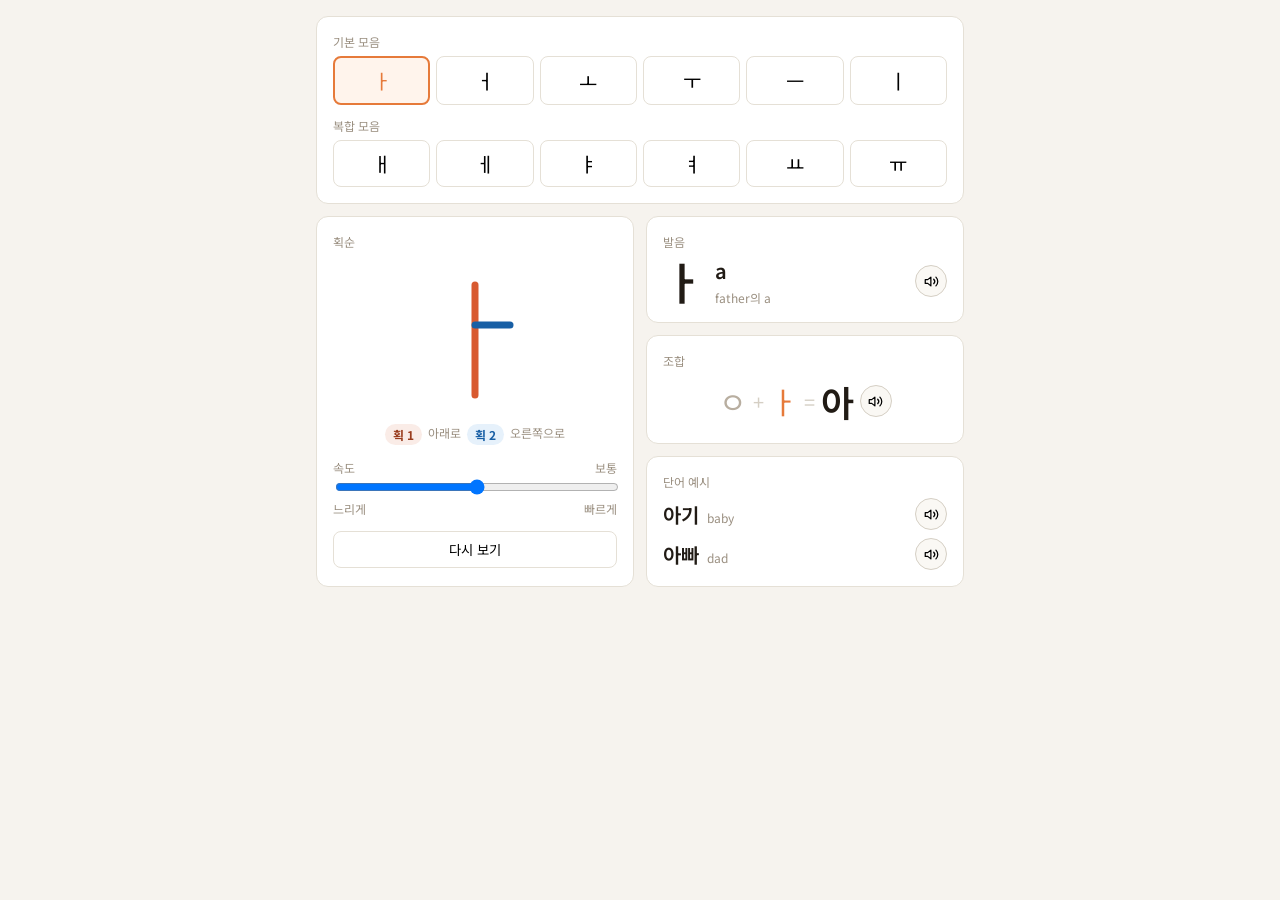
<file: jamo-demo.html>
<!DOCTYPE html>
<html lang="ko">
<head>
  <meta charset="UTF-8" />
  <meta name="viewport" content="width=device-width, initial-scale=1.0" />
  <meta name="robots" content="noindex,nofollow" />
  <title>자모 획순 데모</title>
  <link rel="icon" href="./favicon.ico" sizes="any" />
  <link rel="icon" type="image/png" sizes="32x32" href="./favicon-32.png" />
  <link rel="preconnect" href="https://fonts.googleapis.com" />
  <link rel="preconnect" href="https://fonts.gstatic.com" crossorigin />
  <link href="https://fonts.googleapis.com/css2?family=Noto+Sans+KR:wght@400;500;700&display=swap" rel="stylesheet" />
  <style>
    * { box-sizing: border-box; }
    html, body { margin: 0; background: #f6f3ee; color: #211b15; font-family: 'Noto Sans KR', system-ui, sans-serif; }
    .wrap { padding: 16px; max-width: 680px; margin: 0 auto; }
    .panel { background: #fff; border: 1px solid #e5e0d6; border-radius: 12px; padding: 16px; margin-bottom: 12px; }
    .label { margin: 0 0 6px; font-size: 12px; color: #9a8f80; }
    .grid6 { display: grid; grid-template-columns: repeat(6, minmax(0, 1fr)); gap: 6px; margin-bottom: 12px; }
    .grid6:last-child { margin-bottom: 0; }
    .vowel-btn {
      padding: 8px 0; border-radius: 8px; font-size: 20px; border: 1px solid #e5e0d6;
      background: #fff; cursor: pointer; font-family: inherit;
    }
    .vowel-btn.is-on { border: 2px solid #e67a3a; color: #e67a3a; background: #fff4ec; }
    .cols { display: grid; grid-template-columns: 1fr 1fr; gap: 12px; }
    .stroke-box { display: flex; flex-direction: column; align-items: center; gap: 14px; }
    .dirs { display: flex; flex-wrap: wrap; justify-content: center; gap: 6px; }
    .chip { font-size: 12px; font-weight: 700; padding: 2px 8px; border-radius: 999px; }
    .dir { font-size: 12px; color: #9a8f80; }
    .speed-row, .speed-ends { display: flex; justify-content: space-between; width: 100%; font-size: 12px; color: #9a8f80; }
    input[type="range"] { width: 100%; }
    .replay {
      width: 100%; padding: 8px; border: 1px solid #e5e0d6; border-radius: 8px;
      background: #fff; cursor: pointer; font-family: inherit;
    }
    .sound-row { display: flex; align-items: center; gap: 12px; }
    .big { font-size: 44px; font-weight: 600; line-height: 1; }
    .roman { margin: 0; font-size: 20px; font-weight: 600; }
    .eng { margin: 4px 0 0; font-size: 12px; color: #9a8f80; }
    .spk {
      width: 32px; height: 32px; border-radius: 50%; border: 1px solid #d5cfc4;
      background: #faf8f4; cursor: pointer; display: grid; place-items: center; flex-shrink: 0;
    }
    .combo { display: flex; align-items: center; justify-content: center; gap: 6px; }
    .ghost { font-size: 30px; color: #b8aea0; }
    .plus { font-size: 20px; color: #d5cfc4; }
    .cur { font-size: 30px; color: #e67a3a; }
    .combo-out { font-size: 36px; font-weight: 600; opacity: 0; transition: opacity .5s; }
    .combo-out.is-on { opacity: 1; }
    .word { display: flex; align-items: center; justify-content: space-between; margin-top: 8px; }
    .word b { font-size: 20px; font-weight: 600; }
    .word span { font-size: 12px; color: #9a8f80; margin-left: 8px; }
    @media (max-width: 640px) { .cols { grid-template-columns: 1fr; } }
  </style>
</head>
<body>
  <div class="wrap">
    <div class="panel">
      <p class="label">기본 모음</p>
      <div class="grid6" id="basic-vowels"></div>
      <p class="label">복합 모음</p>
      <div class="grid6" id="compound-vowels"></div>
    </div>
    <div class="cols">
      <div class="panel stroke-box">
        <p class="label" style="align-self:flex-start">획순</p>
        <svg id="stroke-svg" viewBox="0 0 120 140" width="140" height="140" overflow="visible"></svg>
        <div class="dirs" id="stroke-dirs"></div>
        <div style="width:100%">
          <div class="speed-row"><span>속도</span><span id="speed-label">보통</span></div>
          <input id="speed" type="range" min="1" max="5" step="1" value="3" />
          <div class="speed-ends"><span>느리게</span><span>빠르게</span></div>
        </div>
        <button class="replay" type="button" id="replay">다시 보기</button>
      </div>
      <div>
        <div class="panel">
          <p class="label">발음</p>
          <div class="sound-row">
            <span class="big" id="cur-glyph">ㅏ</span>
            <div style="flex:1">
              <p class="roman" id="cur-roman">a</p>
              <p class="eng" id="cur-eng">father의 a</p>
            </div>
            <button class="spk" type="button" id="speak-sound" aria-label="발음 듣기"></button>
          </div>
        </div>
        <div class="panel">
          <p class="label">조합</p>
          <div class="combo">
            <span class="ghost">ㅇ</span>
            <span class="plus">+</span>
            <span class="cur" id="combo-vowel">ㅏ</span>
            <span class="plus">=</span>
            <span class="combo-out" id="combo-out">아</span>
            <button class="spk" type="button" id="speak-combo" aria-label="조합 듣기"></button>
          </div>
        </div>
        <div class="panel">
          <p class="label">단어 예시</p>
          <div id="words"></div>
        </div>
      </div>
    </div>
  </div>
  <script>
    const BG = ['#FAECE7', '#E6F1FB', '#E1F5EE'];
    const TC = ['#993C1D', '#185FA5', '#0F6E56'];
    const VD = {
      'ㅏ': { sound: '아', roman: 'a', eng: 'father의 a', paths: [{ d: 'M 60 15 L 60 125', c: '#D85A30', dir: '아래로' }, { d: 'M 60 55 L 95 55', c: '#185FA5', dir: '오른쪽으로' }], combo: '아', words: [{ kr: '아기', en: 'baby' }, { kr: '아빠', en: 'dad' }] },
      'ㅓ': { sound: '어', roman: 'eo', eng: 'sun의 u', paths: [{ d: 'M 60 15 L 60 125', c: '#D85A30', dir: '아래로' }, { d: 'M 25 55 L 60 55', c: '#185FA5', dir: '오른쪽으로' }], combo: '어', words: [{ kr: '어머니', en: 'mother' }, { kr: '언어', en: 'language' }] },
      'ㅗ': { sound: '오', roman: 'o', eng: 'note의 o', paths: [{ d: 'M 60 15 L 60 72', c: '#D85A30', dir: '아래로' }, { d: 'M 15 72 L 105 72', c: '#185FA5', dir: '오른쪽으로' }], combo: '오', words: [{ kr: '오빠', en: 'older brother' }, { kr: '오리', en: 'duck' }] },
      'ㅜ': { sound: '우', roman: 'u', eng: 'food의 oo', paths: [{ d: 'M 15 50 L 105 50', c: '#D85A30', dir: '오른쪽으로' }, { d: 'M 60 50 L 60 125', c: '#185FA5', dir: '아래로' }], combo: '우', words: [{ kr: '우유', en: 'milk' }, { kr: '우리', en: 'we/our' }] },
      'ㅡ': { sound: '으', roman: 'eu', eng: 'hmm의 uh', paths: [{ d: 'M 10 70 L 110 70', c: '#D85A30', dir: '오른쪽으로' }], combo: '으', words: [{ kr: '은행', en: 'bank' }, { kr: '으뜸', en: 'the best' }] },
      'ㅣ': { sound: '이', roman: 'i', eng: 'see의 ee', paths: [{ d: 'M 60 15 L 60 125', c: '#D85A30', dir: '아래로' }], combo: '이', words: [{ kr: '이름', en: 'name' }, { kr: '이야기', en: 'story' }] },
      'ㅐ': { sound: '애', roman: 'ae', eng: 'cat의 a', paths: [{ d: 'M 35 15 L 35 125', c: '#D85A30', dir: '아래로' }, { d: 'M 35 55 L 78 55', c: '#185FA5', dir: '오른쪽으로' }, { d: 'M 85 15 L 85 125', c: '#1D9E75', dir: '아래로' }], combo: '애', words: [{ kr: '개', en: 'dog' }, { kr: '애기', en: 'baby (informal)' }] },
      'ㅔ': { sound: '에', roman: 'e', eng: 'bed의 e', paths: [{ d: 'M 10 55 L 45 55', c: '#D85A30', dir: '오른쪽으로' }, { d: 'M 45 15 L 45 125', c: '#185FA5', dir: '아래로' }, { d: 'M 90 15 L 90 125', c: '#1D9E75', dir: '아래로' }], combo: '에', words: [{ kr: '에너지', en: 'energy' }, { kr: '에어컨', en: 'A/C' }] },
      'ㅑ': { sound: '야', roman: 'ya', eng: 'yard의 ya', paths: [{ d: 'M 60 15 L 60 125', c: '#D85A30', dir: '아래로' }, { d: 'M 60 42 L 95 42', c: '#185FA5', dir: '오른쪽으로' }, { d: 'M 60 75 L 95 75', c: '#1D9E75', dir: '오른쪽으로' }], combo: '야', words: [{ kr: '야구', en: 'baseball' }, { kr: '야채', en: 'vegetables' }] },
      'ㅕ': { sound: '여', roman: 'yeo', eng: 'yaw의 yo', paths: [{ d: 'M 25 42 L 60 42', c: '#D85A30', dir: '오른쪽으로' }, { d: 'M 25 75 L 60 75', c: '#185FA5', dir: '오른쪽으로' }, { d: 'M 60 15 L 60 125', c: '#1D9E75', dir: '아래로' }], combo: '여', words: [{ kr: '여자', en: 'woman' }, { kr: '여름', en: 'summer' }] },
      'ㅛ': { sound: '요', roman: 'yo', eng: 'yoga의 yo', paths: [{ d: 'M 38 15 L 38 68', c: '#D85A30', dir: '아래로' }, { d: 'M 82 15 L 82 68', c: '#185FA5', dir: '아래로' }, { d: 'M 15 68 L 105 68', c: '#1D9E75', dir: '오른쪽으로' }], combo: '요', words: [{ kr: '요리', en: 'cooking' }, { kr: '요일', en: 'day of week' }] },
      'ㅠ': { sound: '유', roman: 'yu', eng: 'you의 you', paths: [{ d: 'M 15 50 L 105 50', c: '#D85A30', dir: '오른쪽으로' }, { d: 'M 38 50 L 38 125', c: '#185FA5', dir: '아래로' }, { d: 'M 82 50 L 82 125', c: '#1D9E75', dir: '아래로' }], combo: '유', words: [{ kr: '유리', en: 'glass' }, { kr: '유명', en: 'famous' }] }
    };
    const BASIC = ['ㅏ', 'ㅓ', 'ㅗ', 'ㅜ', 'ㅡ', 'ㅣ'];
    const COMPOUND = ['ㅐ', 'ㅔ', 'ㅑ', 'ㅕ', 'ㅛ', 'ㅠ'];
    const SP = { 1: { l: '매우 느림', d: 1800 }, 2: { l: '느리게', d: 1100 }, 3: { l: '보통', d: 600 }, 4: { l: '빠르게', d: 320 }, 5: { l: '매우 빠름', d: 160 } };
    const AZURE_SOUND = {
      '아': './audio/jamo/a.wav', '어': './audio/jamo/eo.wav', '오': './audio/jamo/o.wav', '우': './audio/jamo/u.wav',
      '으': './audio/jamo/eu.wav', '이': './audio/jamo/i.wav', '애': './audio/jamo/ae.wav', '에': './audio/jamo/e.wav',
      '야': './audio/jamo/ya.wav', '여': './audio/jamo/yeo.wav', '요': './audio/jamo/yo.wav', '유': './audio/jamo/yu.wav'
    };
    const AZURE_WORD = {
      '아기': './audio/jamo/words/agi.wav', '어머니': './audio/jamo/words/eomeoni.wav', '오빠': './audio/jamo/words/oppa.wav',
      '오리': './audio/jamo/words/ori.wav', '우유': './audio/jamo/words/uyu.wav', '우리': './audio/jamo/words/uri.wav',
      '은행': './audio/jamo/words/eunhaeng.wav', '으뜸': './audio/jamo/words/eutteum.wav', '이름': './audio/jamo/words/ireum.wav',
      '이야기': './audio/jamo/words/iyagi.wav', '개': './audio/jamo/words/gae.wav', '에너지': './audio/jamo/words/eneoji.wav',
      '에어컨': './audio/jamo/words/eeokeon.wav', '야구': './audio/jamo/words/yagu.wav', '야채': './audio/jamo/words/yachae.wav',
      '여자': './audio/jamo/words/yeoja.wav', '요리': './audio/jamo/words/yori.wav', '요일': './audio/jamo/words/yoil.wav',
      '유리': './audio/jamo/words/yuri.wav'
    };
    const speakerSvg = '<svg width="15" height="15" viewBox="0 0 24 24" fill="none" stroke="currentColor" stroke-width="2" stroke-linecap="round" stroke-linejoin="round"><polygon points="11 5 6 9 2 9 2 15 6 15 11 19 11 5"/><path d="M19.07 4.93a10 10 0 0 1 0 14.14"/><path d="M15.54 8.46a5 5 0 0 1 0 7.07"/></svg>';

    let cur = 'ㅏ';
    let speed = 3;
    let tok = 0;
    let playing = null;

    function speakKo(text) {
      const url = AZURE_SOUND[text] || AZURE_WORD[text];
      if (!url) return;
      if (playing) {
        playing.pause();
        playing.currentTime = 0;
      }
      playing = new Audio(url);
      playing.play();
    }

    function wait(ms) {
      return new Promise((resolve) => setTimeout(resolve, ms));
    }

    async function playAnim() {
      const t = ++tok;
      document.getElementById('combo-out').classList.remove('is-on');
      await wait(70);
      if (t !== tok) return;
      const paths = document.querySelectorAll('#stroke-svg path');
      paths.forEach((p) => {
        const len = p.getTotalLength();
        p.style.transition = 'none';
        p.style.strokeDasharray = String(len);
        p.style.strokeDashoffset = String(len);
      });
      await wait(30);
      const dur = SP[speed].d;
      for (let i = 0; i < paths.length; i += 1) {
        if (t !== tok) return;
        const p = paths[i];
        await new Promise((resolve) => {
          p.style.transition = `stroke-dashoffset ${dur}ms ease-in-out`;
          p.style.strokeDashoffset = '0';
          setTimeout(resolve, dur + 80);
        });
        if (i < paths.length - 1) await wait(60);
      }
      if (t !== tok) return;
      await wait(200);
      document.getElementById('combo-out').classList.add('is-on');
    }

    function renderVowels(id, list) {
      const box = document.getElementById(id);
      box.innerHTML = list.map((v) => `<button class="vowel-btn${v === cur ? ' is-on' : ''}" type="button" data-v="${v}">${v}</button>`).join('');
    }

    function render() {
      const d = VD[cur];
      renderVowels('basic-vowels', BASIC);
      renderVowels('compound-vowels', COMPOUND);
      document.getElementById('stroke-svg').innerHTML = d.paths.map((p) =>
        `<path d="${p.d}" stroke="${p.c}" stroke-width="7" fill="none" stroke-linecap="round" stroke-linejoin="round"></path>`
      ).join('');
      document.getElementById('stroke-dirs').innerHTML = d.paths.map((p, i) =>
        `<span class="chip" style="background:${BG[i]};color:${TC[i]}">획 ${i + 1}</span><span class="dir">${p.dir}</span>`
      ).join('');
      document.getElementById('cur-glyph').textContent = cur;
      document.getElementById('cur-roman').textContent = d.roman;
      document.getElementById('cur-eng').textContent = d.eng;
      document.getElementById('combo-vowel').textContent = cur;
      document.getElementById('combo-out').textContent = d.combo;
      document.getElementById('combo-out').classList.remove('is-on');
      document.getElementById('words').innerHTML = d.words.map((w) =>
        `<div class="word"><div><b>${w.kr}</b><span>${w.en}</span></div><button class="spk" type="button" data-say="${w.kr}" aria-label="${w.kr} 듣기"></button></div>`
      ).join('');
      document.querySelectorAll('.spk').forEach((btn) => { btn.innerHTML = speakerSvg; });
    }

    document.getElementById('basic-vowels').addEventListener('click', (event) => {
      const btn = event.target.closest('[data-v]');
      if (!btn) return;
      cur = btn.getAttribute('data-v');
      render();
      playAnim();
    });
    document.getElementById('compound-vowels').addEventListener('click', (event) => {
      const btn = event.target.closest('[data-v]');
      if (!btn) return;
      cur = btn.getAttribute('data-v');
      render();
      playAnim();
    });
    document.getElementById('speed').addEventListener('input', (event) => {
      speed = Number(event.target.value);
      document.getElementById('speed-label').textContent = SP[speed].l;
    });
    document.getElementById('replay').addEventListener('click', () => playAnim());
    document.getElementById('speak-sound').addEventListener('click', () => speakKo(VD[cur].sound));
    document.getElementById('speak-combo').addEventListener('click', () => speakKo(VD[cur].combo));
    document.getElementById('words').addEventListener('click', (event) => {
      const btn = event.target.closest('[data-say]');
      if (btn) speakKo(btn.getAttribute('data-say'));
    });

    render();
    playAnim();
  </script>
</body>
</html>
</file>
